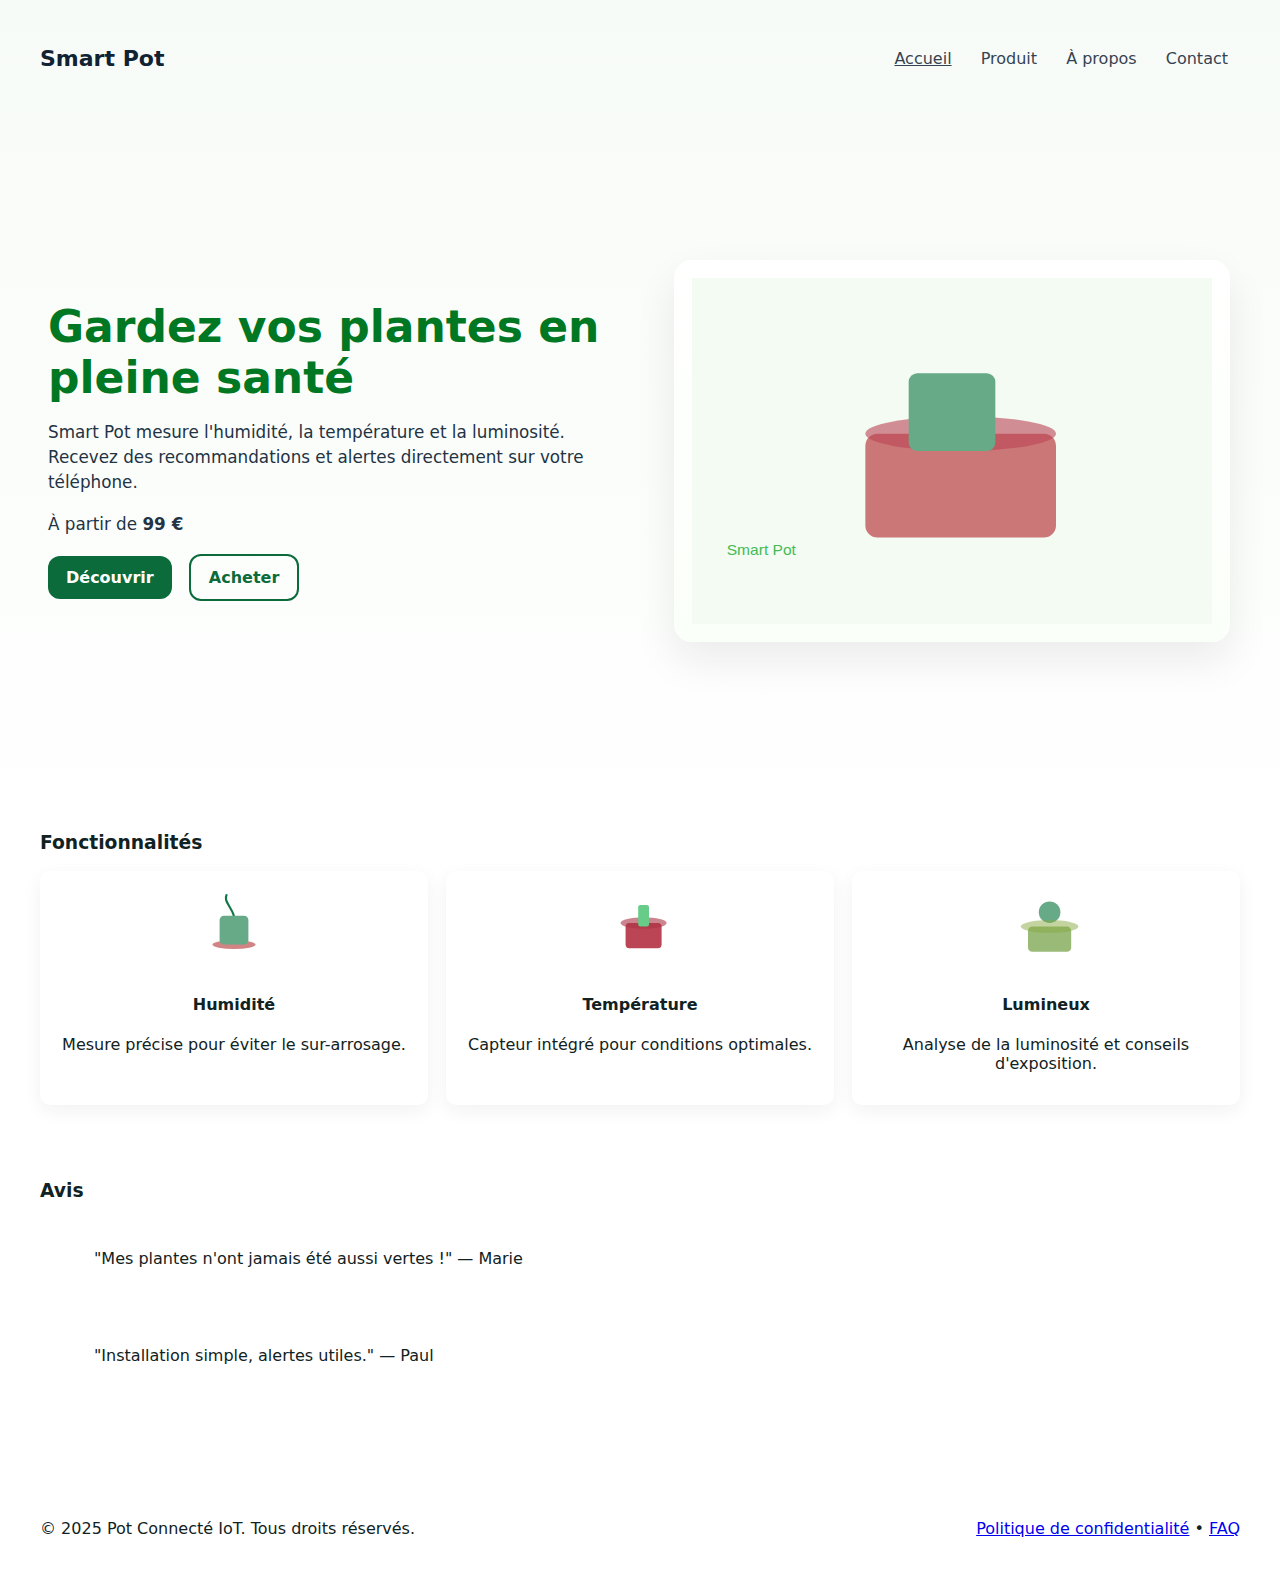
<file: docs/index.html>
<!DOCTYPE html>
<html lang="fr">
<head>
    <meta charset="UTF-8">
    <meta name="viewport" content="width=device-width, initial-scale=1.0">
    <title>Pot Connecté IoT — Smart Pot</title>
    <meta name="description" content="Pot connecté qui surveille humidité, température et luminosité. Recevez des alertes et gardez vos plantes en bonne santé.">
    <meta property="og:title" content="Pot Connecté IoT — Smart Pot">
    <meta property="og:description" content="Pot connecté qui surveille humidité, température et luminosité.">
    <meta property="og:image" content="assets/plant1.svg">
    <link rel="stylesheet" href="style.css">
</head>
<body>
    <header>
        <div class="container header-inner">
            <h1 class="brand">Smart Pot</h1>
            <nav>
                <a href="index.html" class="active">Accueil</a>
                <a href="product.html">Produit</a>
                <a href="about.html">À propos</a>
                <a href="contact.html">Contact</a>
            </nav>
        </div>
    </header>

    <main>
        <section class="hero container">
            <div class="hero-left">
                <h2>Gardez vos plantes en pleine santé</h2>
                <p>Smart Pot mesure l'humidité, la température et la luminosité. Recevez des recommandations et alertes directement sur votre téléphone.</p>
                <p class="price">À partir de <strong>99 €</strong></p>
                <div class="hero-ctas">
                    <a href="product.html" class="btn">Découvrir</a>
                    <a href="payment.html" class="btn outline">Acheter</a>
                </div>
            </div>
            <div class="hero-right">
                <img src="assets/hero.svg" alt="Pot connecté" class="hero-img">
            </div>
        </section>

        <section class="features container">
            <h3>Fonctionnalités</h3>
            <div class="grid features-grid">
                <div class="feature">
                    <img src="assets/plant1.svg" alt="Humidité"/>
                    <h4>Humidité</h4>
                    <p>Mesure précise pour éviter le sur-arrosage.</p>
                </div>
                <div class="feature">
                    <img src="assets/plant2.svg" alt="Température"/>
                    <h4>Température</h4>
                    <p>Capteur intégré pour conditions optimales.</p>
                </div>
                <div class="feature">
                    <img src="assets/plant3.svg" alt="Luminosité"/>
                    <h4>Lumineux</h4>
                    <p>Analyse de la luminosité et conseils d'exposition.</p>
                </div>
            </div>
        </section>

        <section class="testimonials container">
            <h3>Avis</h3>
            <div class="grid">
                <blockquote>"Mes plantes n'ont jamais été aussi vertes !" — Marie</blockquote>
                <blockquote>"Installation simple, alertes utiles." — Paul</blockquote>
            </div>
        </section>
    </main>

    <footer>
        <div class="container footer-inner">
            <p>&copy; 2025 Pot Connecté IoT. Tous droits réservés.</p>
            <p><a href="privacy.html">Politique de confidentialité</a> • <a href="faq.html">FAQ</a></p>
        </div>
    </footer>
</body>
</html>
</file>
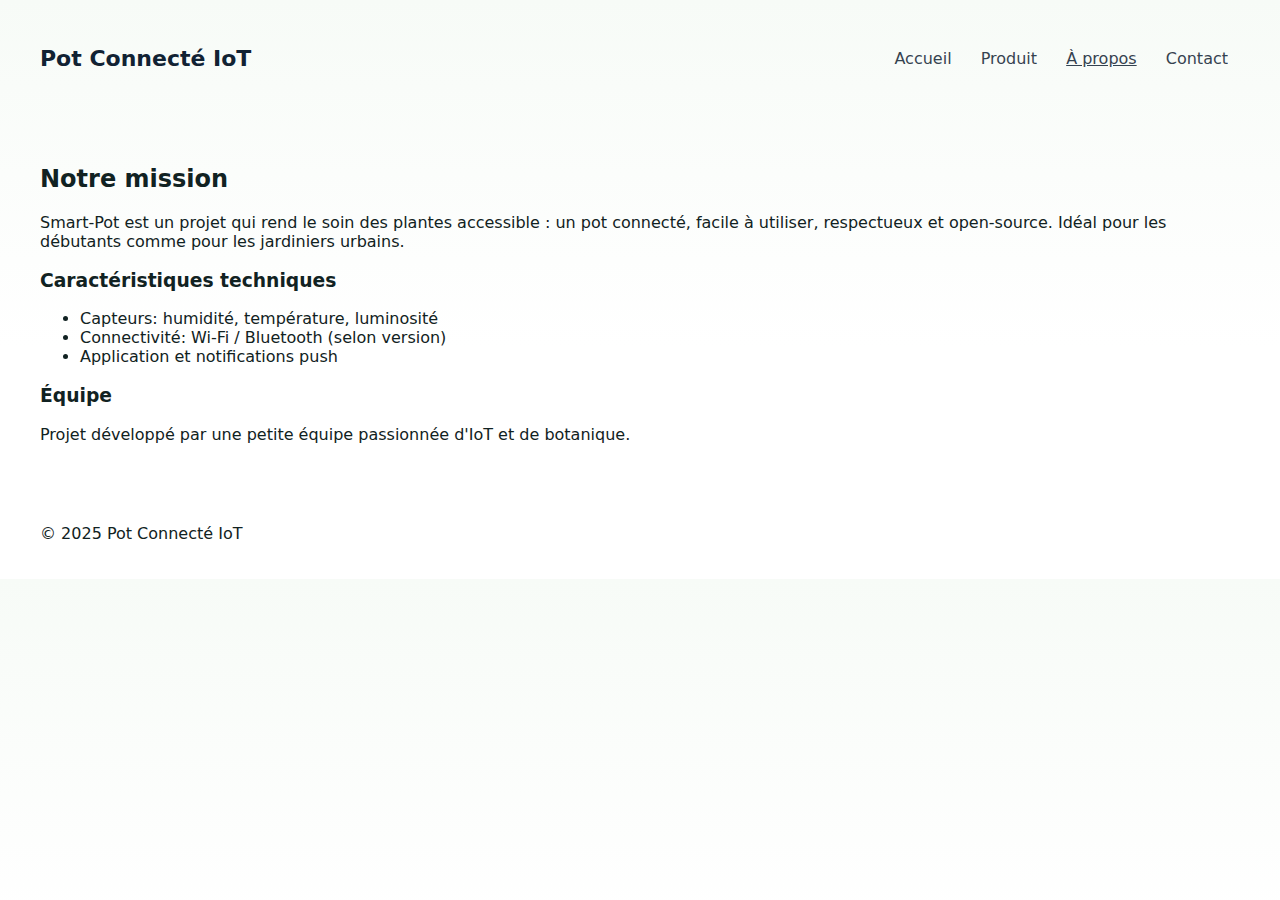
<file: docs/about.html>
<!DOCTYPE html>
<html lang="fr">
<head>
  <meta charset="utf-8">
  <meta name="viewport" content="width=device-width, initial-scale=1">
  <title>À propos — Pot Connecté IoT</title>
  <link rel="stylesheet" href="style.css">
  <meta name="description" content="À propos du projet Smart-Pot, un pot connecté open-source pour prendre soin de vos plantes.">
</head>
<body>
  <header>
    <div class="container header-inner">
      <h1 class="brand">Pot Connecté IoT</h1>
      <nav>
        <a href="index.html">Accueil</a>
        <a href="product.html">Produit</a>
        <a href="about.html" class="active">À propos</a>
        <a href="contact.html">Contact</a>
      </nav>
    </div>
  </header>

  <main class="container">
    <h2>Notre mission</h2>
    <p>Smart-Pot est un projet qui rend le soin des plantes accessible : un pot connecté, facile à utiliser, respectueux et open-source. Idéal pour les débutants comme pour les jardiniers urbains.</p>

    <h3>Caractéristiques techniques</h3>
    <ul>
      <li>Capteurs: humidité, température, luminosité</li>
      <li>Connectivité: Wi‑Fi / Bluetooth (selon version)</li>
      <li>Application et notifications push</li>
    </ul>

    <h3>Équipe</h3>
    <p>Projet développé par une petite équipe passionnée d'IoT et de botanique.</p>
  </main>

  <footer>
    <div class="container footer-inner">
      <p>&copy; 2025 Pot Connecté IoT</p>
    </div>
  </footer>
</body>
</html>
</file>
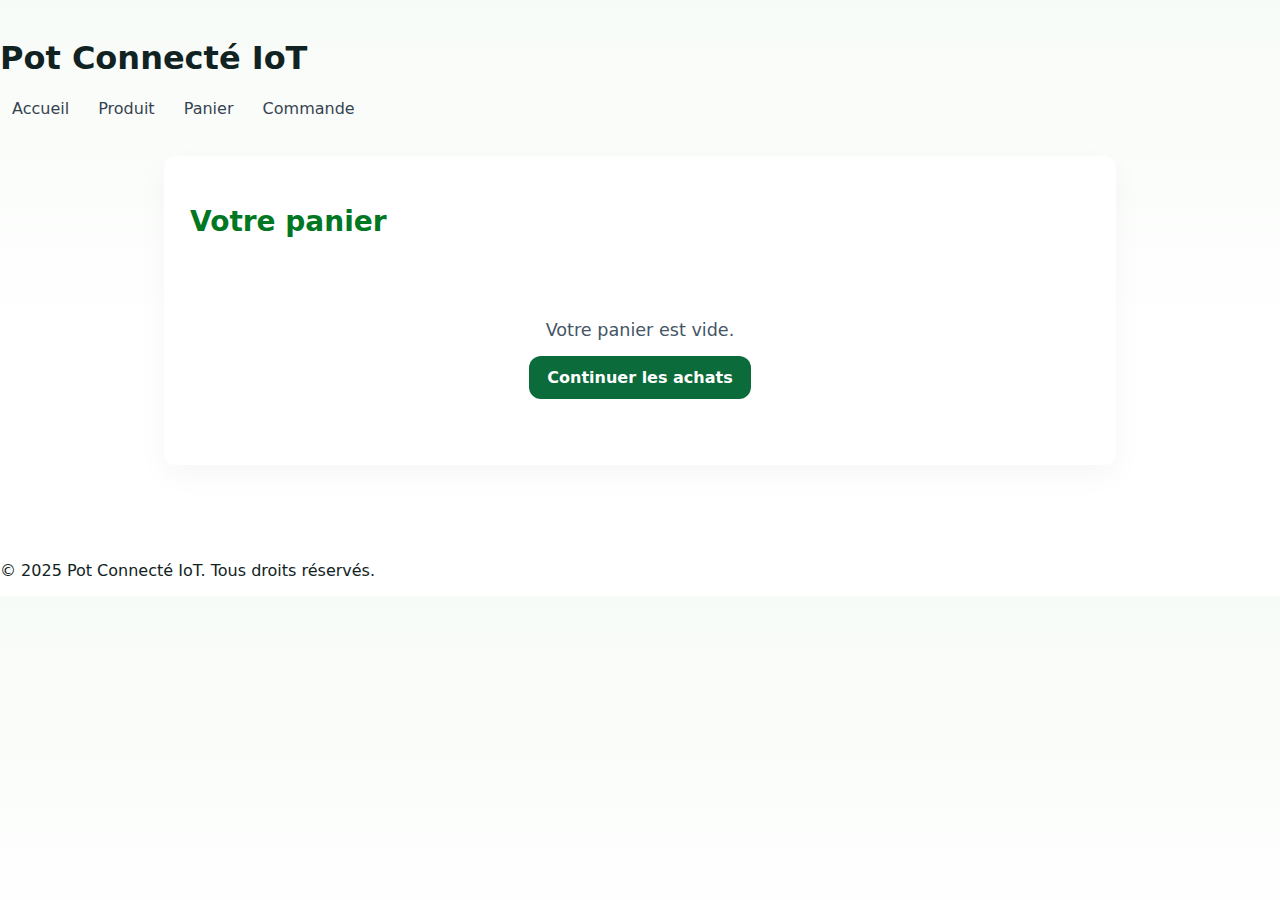
<file: docs/cart.html>
<!DOCTYPE html>
<html lang="fr">
<head>
  <meta charset="UTF-8">
  <meta name="viewport" content="width=device-width, initial-scale=1.0">
  <title>Panier - Pot Connecté</title>
  <link rel="stylesheet" href="style.css">
</head>
<body>
  <header>
    <h1>Pot Connecté IoT</h1>
    <nav>
      <a href="index.html">Accueil</a>
      <a href="product.html">Produit</a>
      <a href="cart.html">Panier</a>
      <a href="checkout.html">Commande</a>
    </nav>
  </header>

  <main>
    <section class="cart container">
      <h2>Votre panier</h2>
      <div id="empty-message" class="empty-message">
        <p>Votre panier est vide.</p>
        <a href="product.html" class="btn">Continuer les achats</a>
      </div>
      <div id="cart-content">
        <ul id="cart-items"></ul>
        <div class="cart-summary">
          <div class="total-row">
            <span>Total :</span>
            <strong><span id="total">0</span> €</strong>
          </div>
          <a href="checkout.html" class="btn">Passer à la commande</a>
        </div>
      </div>
    </section>
  </main>

  <footer>
    <p>&copy; 2025 Pot Connecté IoT. Tous droits réservés.</p>
  </footer>

  <script src="script.js"></script>
</body>
</html>
</file>
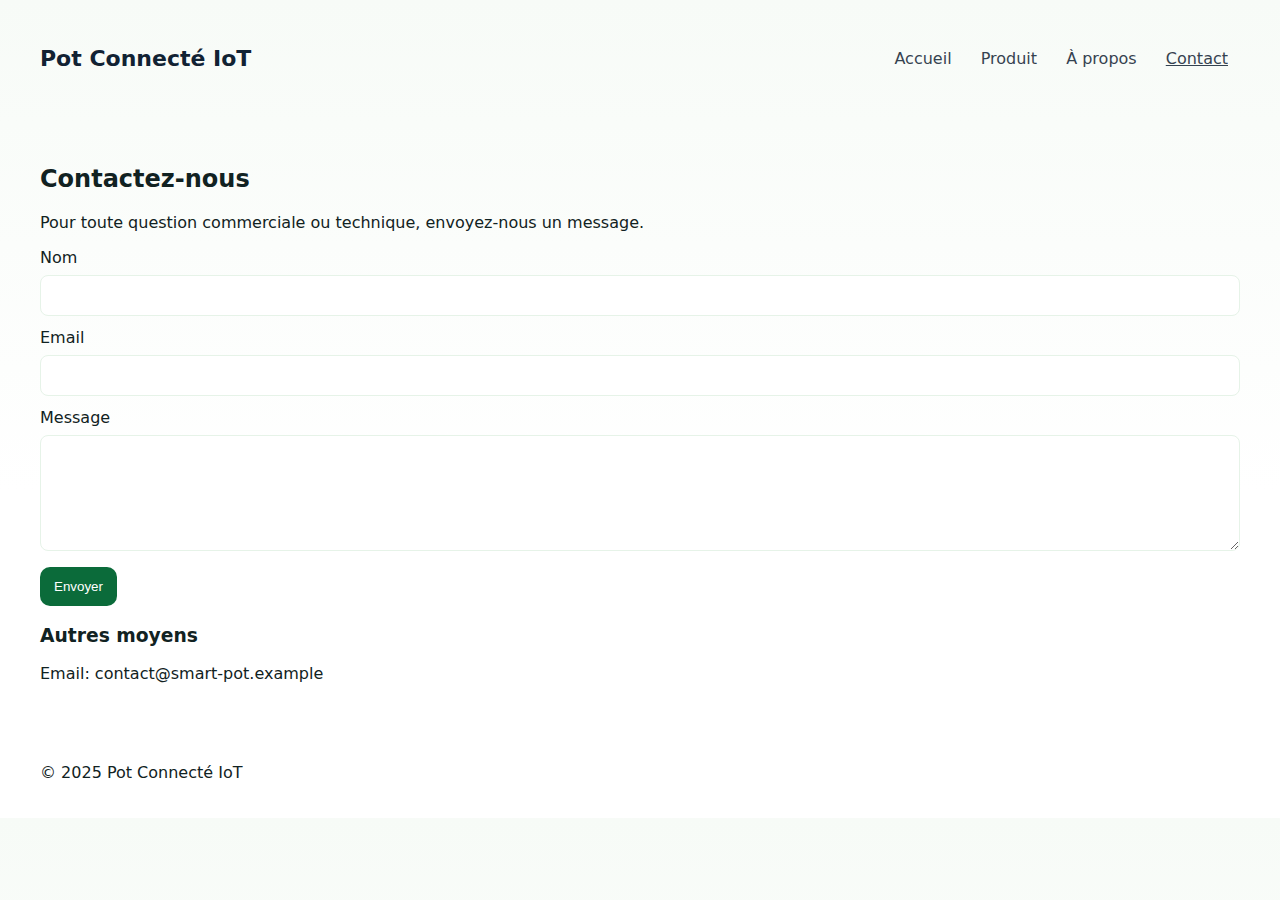
<file: docs/contact.html>
<!DOCTYPE html>
<html lang="fr">
<head>
  <meta charset="utf-8">
  <meta name="viewport" content="width=device-width, initial-scale=1">
  <title>Contact — Pot Connecté IoT</title>
  <link rel="stylesheet" href="style.css">
</head>
<body>
  <header>
    <div class="container header-inner">
      <h1 class="brand">Pot Connecté IoT</h1>
      <nav>
        <a href="index.html">Accueil</a>
        <a href="product.html">Produit</a>
        <a href="about.html">À propos</a>
        <a href="contact.html" class="active">Contact</a>
      </nav>
    </div>
  </header>

  <main class="container">
    <h2>Contactez-nous</h2>
    <p>Pour toute question commerciale ou technique, envoyez-nous un message.</p>

    <form action="https://formspree.io/f/your-id" method="POST">
      <label>Nom</label>
      <input type="text" name="name" required>

      <label>Email</label>
      <input type="email" name="email" required>

      <label>Message</label>
      <textarea name="message" rows="6" required></textarea>

      <button type="submit">Envoyer</button>
    </form>

    <h3>Autres moyens</h3>
    <p>Email: contact@smart-pot.example</p>
  </main>

  <footer>
    <div class="container footer-inner">
      <p>&copy; 2025 Pot Connecté IoT</p>
    </div>
  </footer>
</body>
</html>
</file>
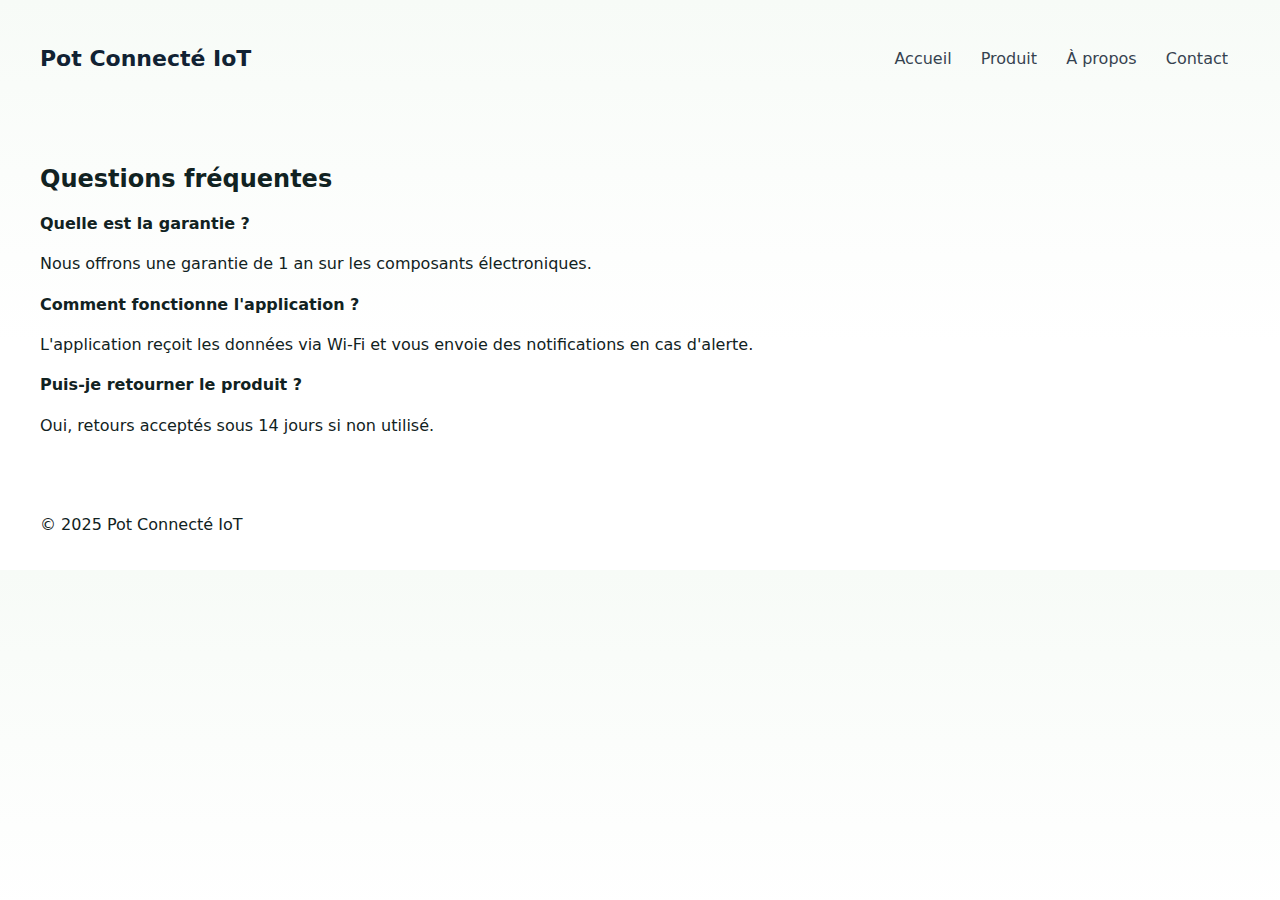
<file: docs/faq.html>
<!DOCTYPE html>
<html lang="fr">
<head>
  <meta charset="utf-8">
  <meta name="viewport" content="width=device-width, initial-scale=1">
  <title>FAQ — Pot Connecté IoT</title>
  <link rel="stylesheet" href="style.css">
</head>
<body>
  <header>
    <div class="container header-inner">
      <h1 class="brand">Pot Connecté IoT</h1>
      <nav>
        <a href="index.html">Accueil</a>
        <a href="product.html">Produit</a>
        <a href="about.html">À propos</a>
        <a href="contact.html">Contact</a>
      </nav>
    </div>
  </header>

  <main class="container">
    <h2>Questions fréquentes</h2>
    <h4>Quelle est la garantie ?</h4>
    <p>Nous offrons une garantie de 1 an sur les composants électroniques.</p>

    <h4>Comment fonctionne l'application ?</h4>
    <p>L'application reçoit les données via Wi‑Fi et vous envoie des notifications en cas d'alerte.</p>

    <h4>Puis-je retourner le produit ?</h4>
    <p>Oui, retours acceptés sous 14 jours si non utilisé.</p>
  </main>

  <footer>
    <div class="container footer-inner">
      <p>&copy; 2025 Pot Connecté IoT</p>
    </div>
  </footer>
</body>
</html>
</file>
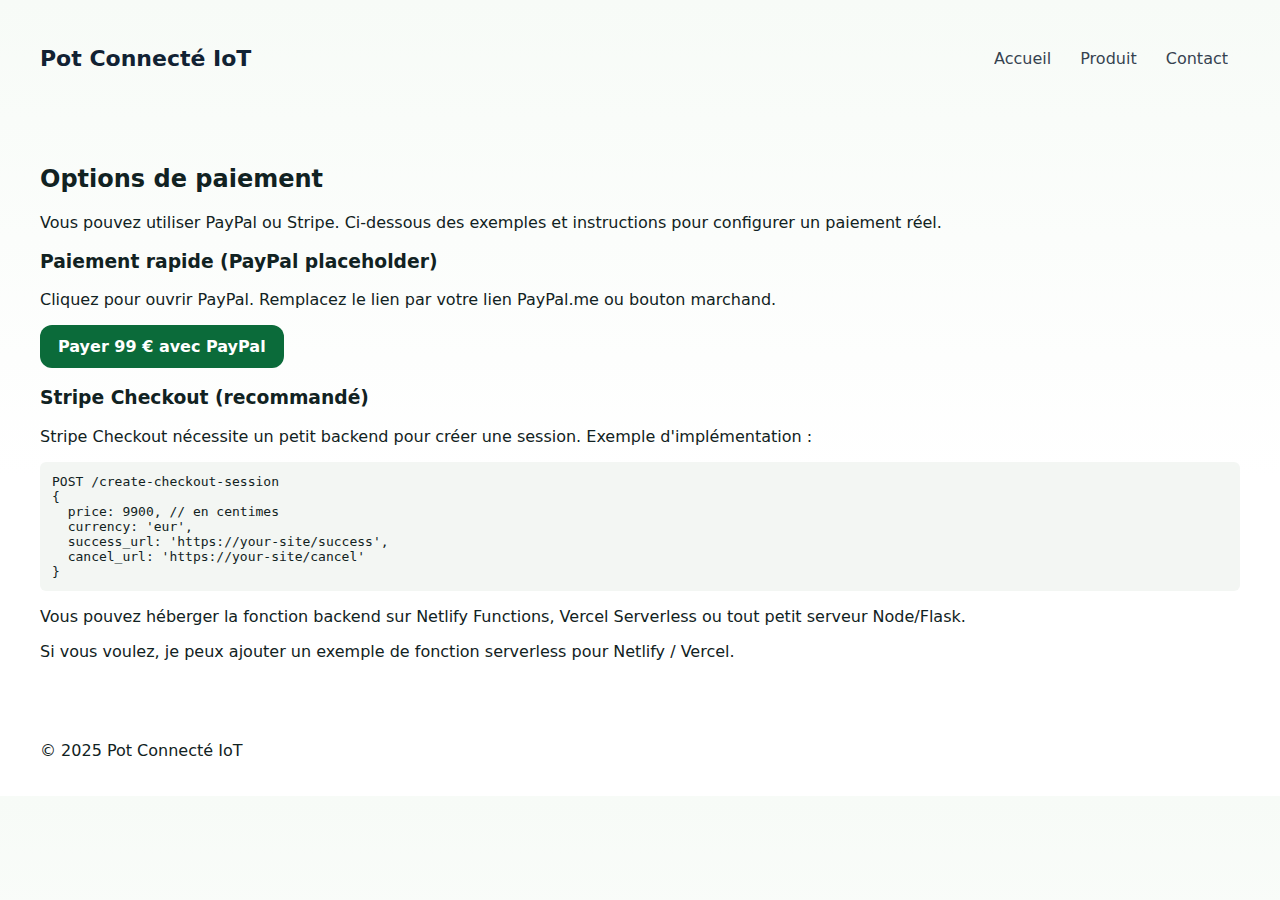
<file: docs/payment.html>
<!DOCTYPE html>
<html lang="fr">
<head>
  <meta charset="utf-8">
  <meta name="viewport" content="width=device-width, initial-scale=1">
  <title>Paiement — Pot Connecté IoT</title>
  <link rel="stylesheet" href="style.css">
</head>
<body>
  <header>
    <div class="container header-inner">
      <h1 class="brand">Pot Connecté IoT</h1>
      <nav>
        <a href="index.html">Accueil</a>
        <a href="product.html">Produit</a>
        <a href="contact.html">Contact</a>
      </nav>
    </div>
  </header>

  <main class="container">
    <h2>Options de paiement</h2>
    <p>Vous pouvez utiliser PayPal ou Stripe. Ci-dessous des exemples et instructions pour configurer un paiement réel.</p>

    <section>
      <h3>Paiement rapide (PayPal placeholder)</h3>
      <p>Cliquez pour ouvrir PayPal. Remplacez le lien par votre lien PayPal.me ou bouton marchand.</p>
      <a class="btn" href="https://www.paypal.com/paypalme/yourname/99" target="_blank" rel="noopener">Payer 99 € avec PayPal</a>
    </section>

    <section>
      <h3>Stripe Checkout (recommandé)</h3>
      <p>Stripe Checkout nécessite un petit backend pour créer une session. Exemple d'implémentation :</p>
      <pre class="code">POST /create-checkout-session
{
  price: 9900, // en centimes
  currency: 'eur',
  success_url: 'https://your-site/success',
  cancel_url: 'https://your-site/cancel'
}
</pre>
      <p>Vous pouvez héberger la fonction backend sur Netlify Functions, Vercel Serverless ou tout petit serveur Node/Flask.</p>
      <p>Si vous voulez, je peux ajouter un exemple de fonction serverless pour Netlify / Vercel.</p>
    </section>
  </main>

  <footer>
    <div class="container footer-inner">
      <p>&copy; 2025 Pot Connecté IoT</p>
    </div>
  </footer>
</body>
</html>
</file>
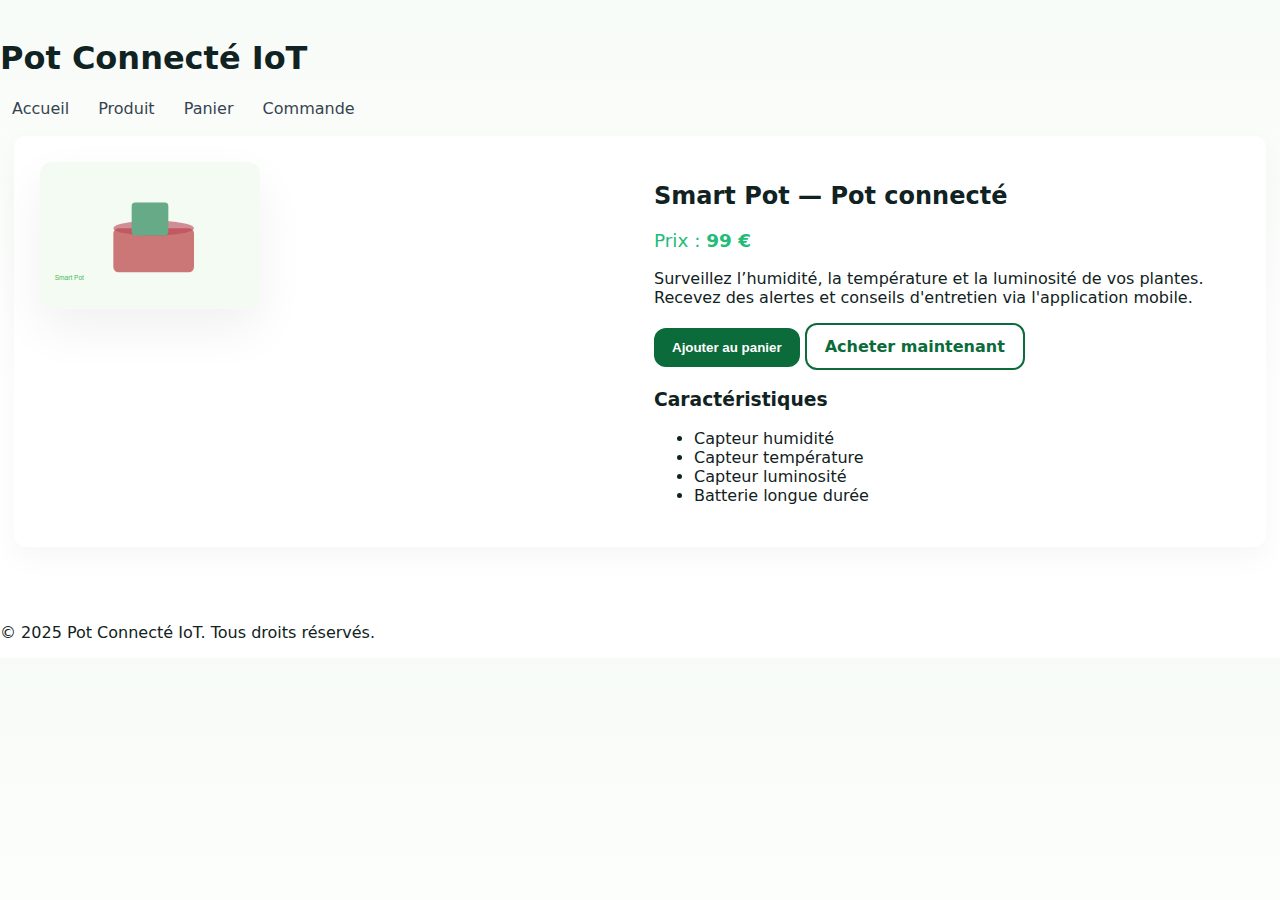
<file: docs/product.html>
<!DOCTYPE html>
<html lang="fr">
<head>
  <meta charset="UTF-8">
  <meta name="viewport" content="width=device-width, initial-scale=1.0">
  <title>Produit - Pot Connecté</title>
  <link rel="stylesheet" href="style.css">
</head>
<body>
  <header>
    <h1>Pot Connecté IoT</h1>
    <nav>
      <a href="index.html">Accueil</a>
      <a href="product.html">Produit</a>
      <a href="cart.html">Panier</a>
      <a href="checkout.html">Commande</a>
    </nav>
  </header>

  <main>
    <section class="product-detail container">
      <div class="grid product-grid">
        <div>
          <div class="gallery">
            <img src="assets/hero.svg" alt="Pot vue principale" style="width:100%; border-radius:12px; box-shadow:0 20px 50px rgba(10,20,10,0.06);">
          </div>
        </div>

        <div>
          <h2>Smart Pot — Pot connecté</h2>
          <p class="price">Prix : <strong>99 €</strong></p>
          <p>Surveillez l’humidité, la température et la luminosité de vos plantes. Recevez des alertes et conseils d'entretien via l'application mobile.</p>
          <div class="product-ctas">
            <button onclick="addToCart('Smart Pot', 99)" class="btn">Ajouter au panier</button>
            <a href="payment.html" class="btn outline">Acheter maintenant</a>
          </div>
          <h3>Caractéristiques</h3>
          <ul>
            <li>Capteur humidité</li>
            <li>Capteur température</li>
            <li>Capteur luminosité</li>
            <li>Batterie longue durée</li>
          </ul>
        </div>
      </div>
    </section>
  </main>

  <footer>
    <p>&copy; 2025 Pot Connecté IoT. Tous droits réservés.</p>
  </footer>

  <script src="script.js"></script>
</body>
</html>
</file>
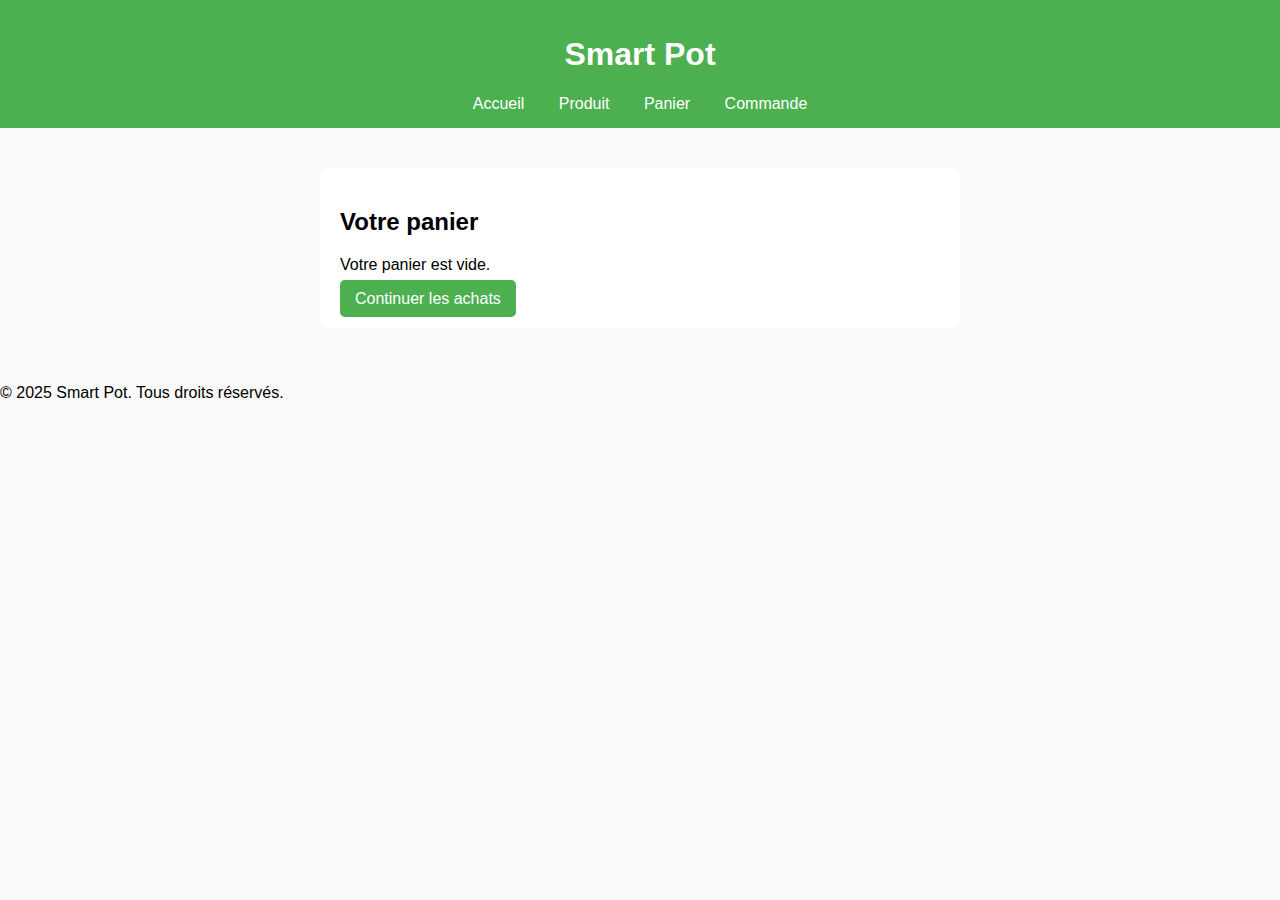
<file: website/cart.html>
<!DOCTYPE html>
<html lang="fr">
<head>
  <meta charset="UTF-8">
  <meta name="viewport" content="width=device-width, initial-scale=1.0">
  <title>Panier - Smart Pot</title>
  <link rel="stylesheet" href="style.css">
</head>
<body>
  <header>
    <div class="container header-inner">
      <h1 class="brand">Smart Pot</h1>
      <nav>
        <a href="index.html">Accueil</a>
        <a href="product.html">Produit</a>
        <a href="cart.html" class="active">Panier</a>
        <a href="checkout.html">Commande</a>
      </nav>
    </div>
  </header>

  <main>
    <section class="cart container">
      <h2>Votre panier</h2>
      <div id="empty-message" class="empty-message">
        <p>Votre panier est vide.</p>
        <a href="product.html" class="btn">Continuer les achats</a>
      </div>
      <div id="cart-content">
        <ul id="cart-items"></ul>
        <div class="cart-summary">
          <div class="total-row">
            <span>Total :</span>
            <strong><span id="total">0</span> €</strong>
          </div>
          <a href="checkout.html" class="btn">Passer à la commande</a>
        </div>
      </div>
    </section>
  </main>

  <footer>
    <p>&copy; 2025 Smart Pot. Tous droits réservés.</p>
  </footer>

  <script src="script.js"></script>
</body>
</html>
</file>
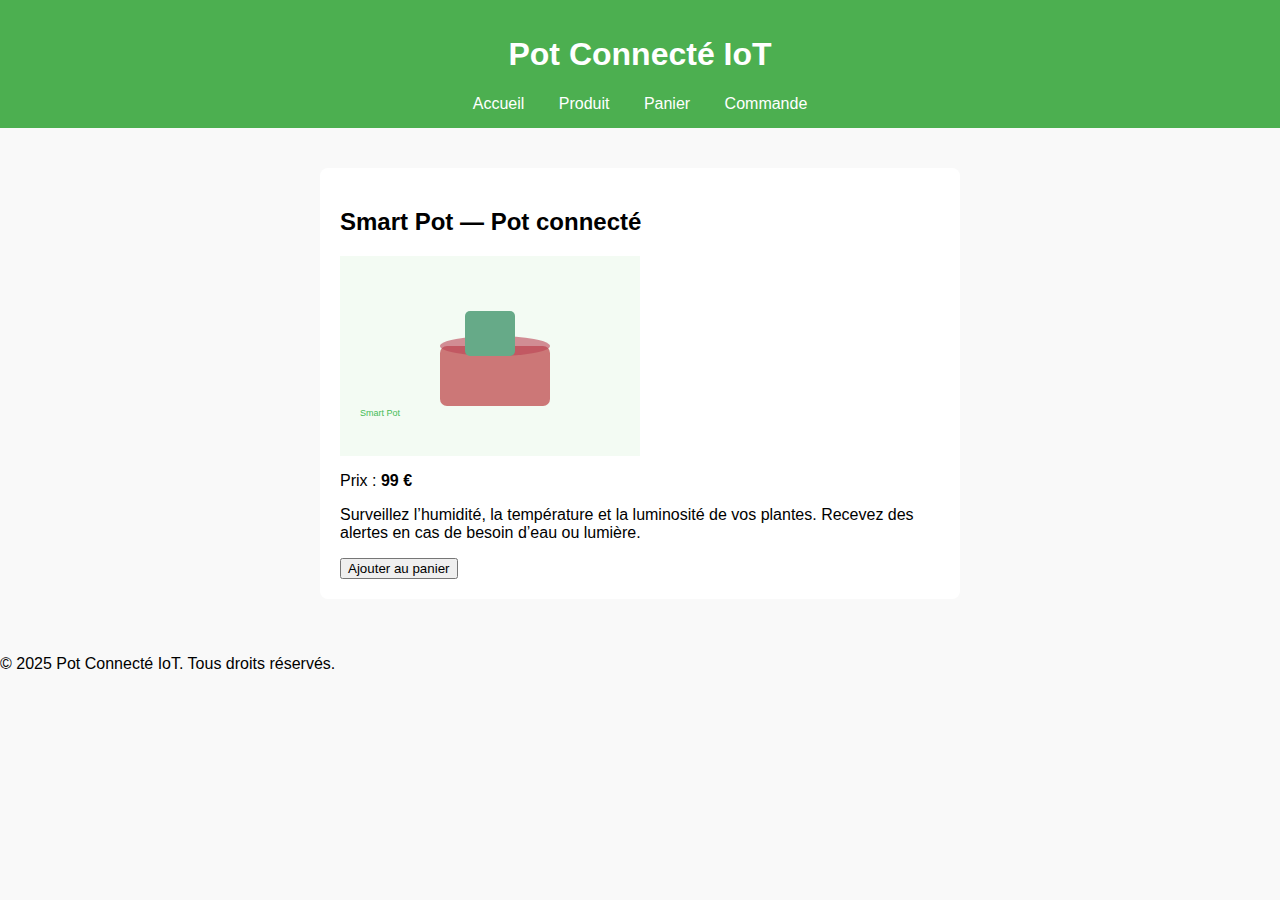
<file: website/product.html>
<!DOCTYPE html>
<html lang="fr">
<head>
  <meta charset="UTF-8">
  <meta name="viewport" content="width=device-width, initial-scale=1.0">
  <title>Produit - Pot Connecté</title>
  <link rel="stylesheet" href="style.css">
</head>
<body>
  <header>
    <h1>Pot Connecté IoT</h1>
    <nav>
      <a href="index.html">Accueil</a>
      <a href="product.html">Produit</a>
      <a href="cart.html">Panier</a>
      <a href="checkout.html">Commande</a>
    </nav>
  </header>

  <main>
    <section class="product-detail">
      <h2>Smart Pot — Pot connecté</h2>
      <img src="assets/hero.svg" alt="Pot connecté" class="product-img">
      <p>Prix : <strong>99 €</strong></p>
      <p>Surveillez l’humidité, la température et la luminosité de vos plantes. Recevez des alertes en cas de besoin d’eau ou lumière.</p>
      <button onclick="addToCart('Smart Pot', 99)">Ajouter au panier</button>
    </section>
  </main>

  <footer>
    <p>&copy; 2025 Pot Connecté IoT. Tous droits réservés.</p>
  </footer>

  <script src="script.js"></script>
</body>
</html>
</file>
<file: docs/style.css>
.body, body { font-family: Inter, system-ui, -apple-system, 'Segoe UI', Roboto, Arial, sans-serif; margin:0; padding:0; background:linear-gradient(180deg,#f7fbf7 0%, #ffffff 60%); color:#122; }
header { background:transparent; color:#122; padding:18px 0; }
.header-inner { display:flex; align-items:center; justify-content:space-between; max-width:1200px; margin:0 auto; padding:0 20px; }
.brand { margin:0; font-size:22px; font-weight:700; color:#123; }
nav a { color:#123; margin:0 12px; text-decoration:none; opacity:0.85; }
nav a.active { text-decoration:underline; }
.container { max-width:1200px; margin:0 auto; padding:28px 20px; }
main { padding:0 0 60px 0; }
.hero { display:flex; gap:32px; align-items:center; min-height:68vh; }
.hero-left { flex:1; padding:40px 8px; }
.hero-right { flex:1; display:flex; align-items:center; justify-content:center; }
.hero-img { max-width:520px; width:100%; border-radius:18px; box-shadow:0 18px 40px rgba(20,30,20,0.08); background:linear-gradient(180deg,#fff,#fbfff9); padding:18px; }
.hero-left h2 { font-size:clamp(28px,5vw,44px); margin:0 0 12px 0; color:#072; }
.hero-left p { font-size:1.05rem; color:#234; line-height:1.5; }
.price { font-size:1.15rem; color:#2b7; margin-top:12px; }
.hero-ctas .btn { margin-right:12px; }
.btn { background:#0b6b3a; color:white; padding:12px 18px; border:none; border-radius:12px; cursor:pointer; text-decoration:none; display:inline-block; font-weight:600; }
.btn.outline { background:transparent; border:2px solid #0b6b3a; color:#0b6b3a; }
.grid { display:grid; gap:18px; }
.features-grid { grid-template-columns:repeat(auto-fit,minmax(220px,1fr)); }
.feature { background:white; padding:16px; border-radius:10px; text-align:center; box-shadow:0 6px 18px rgba(20,30,20,0.06); }
.feature img { width:72px; height:72px; margin-bottom:10px; }
.testimonials blockquote { background:#fff; padding:14px; border-radius:10px; }
.product-detail, .cart, .checkout { background:white; padding:26px; border-radius:12px; box-shadow:0 10px 30px rgba(10,20,10,0.04); }
.product-grid { grid-template-columns:1fr 1fr; align-items:start; gap:28px; }
.gallery { display:flex; gap:12px; flex-wrap:wrap; }
.gallery img { width:100%; max-width:220px; border-radius:10px; box-shadow:0 10px 30px rgba(0,0,0,0.06); background:white; }
.cart { max-width:900px; margin:20px auto; }
.cart h2 { font-size:28px; margin-bottom:24px; color:#072; }
#cart-items { list-style:none; padding:0; margin:0 0 28px 0; }
.cart-item { display:flex; justify-content:space-between; align-items:center; padding:14px; margin-bottom:10px; background:#f7fbf7; border-radius:10px; border:1px solid #e6f3e8; }
.item-details { display:flex; flex-direction:column; gap:4px; }
.item-name { font-weight:600; color:#122; }
.item-price { font-size:1.05rem; color:#2b7; }
.btn-remove { background:#d65c5c; color:white; padding:8px 12px; border:none; border-radius:8px; cursor:pointer; font-weight:600; }
.btn-remove:hover { background:#c04444; }
.empty-message { text-align:center; padding:40px; color:#456; }
.empty-message p { font-size:1.1rem; margin-bottom:16px; }
.cart-summary { margin-top:28px; padding-top:20px; border-top:2px solid #e6f3e8; }
.total-row { display:flex; justify-content:space-between; align-items:center; font-size:1.2rem; margin-bottom:18px; padding:12px 0; }
.total-row strong { color:#0b6b3a; }
.footer-inner { display:flex; justify-content:space-between; align-items:center; padding:20px 20px; max-width:1200px; margin:0 auto; }
pre.code { background:#f3f6f3; padding:12px; border-radius:6px; overflow:auto; }

input[type="text"], input[type="email"], textarea { width:100%; padding:12px; margin:8px 0 12px 0; box-sizing:border-box; border-radius:8px; border:1px solid #e6f3e8; }
button { background:#0b6b3a; color:white; padding:12px 14px; border:none; border-radius:10px; cursor:pointer; }

@media (max-width:900px){
	.hero { flex-direction:column; padding:30px 20px; }
	.product-grid{ grid-template-columns:1fr; }
	.hero-img { max-width:360px; }
}

@media (max-width:480px){
	.hero-left h2 { font-size:22px; }
	.hero-left p { font-size:1rem; }
}
</file>
<file: website/style.css>
body { font-family: Arial, sans-serif; margin:0; padding:0; background:#f9f9f9; }
header { background:#4CAF50; color:white; padding:15px; text-align:center; }
nav a { color:white; margin:0 15px; text-decoration:none; }
main { padding:20px; }
.product-detail, .cart, .checkout { background:white; padding:20px; border-radius:8px; max-width:600px; margin:20px auto; }
.product-img { width:100%; max-width:300px; display:block; margin-bottom:15px; }
.btn { background:#4CAF50; color:white; padding:10px 15px; border:none; border-radius:5px; cursor:pointer; text-decoration:none; }
.btn:hover { background:#45a049; }
</file>
